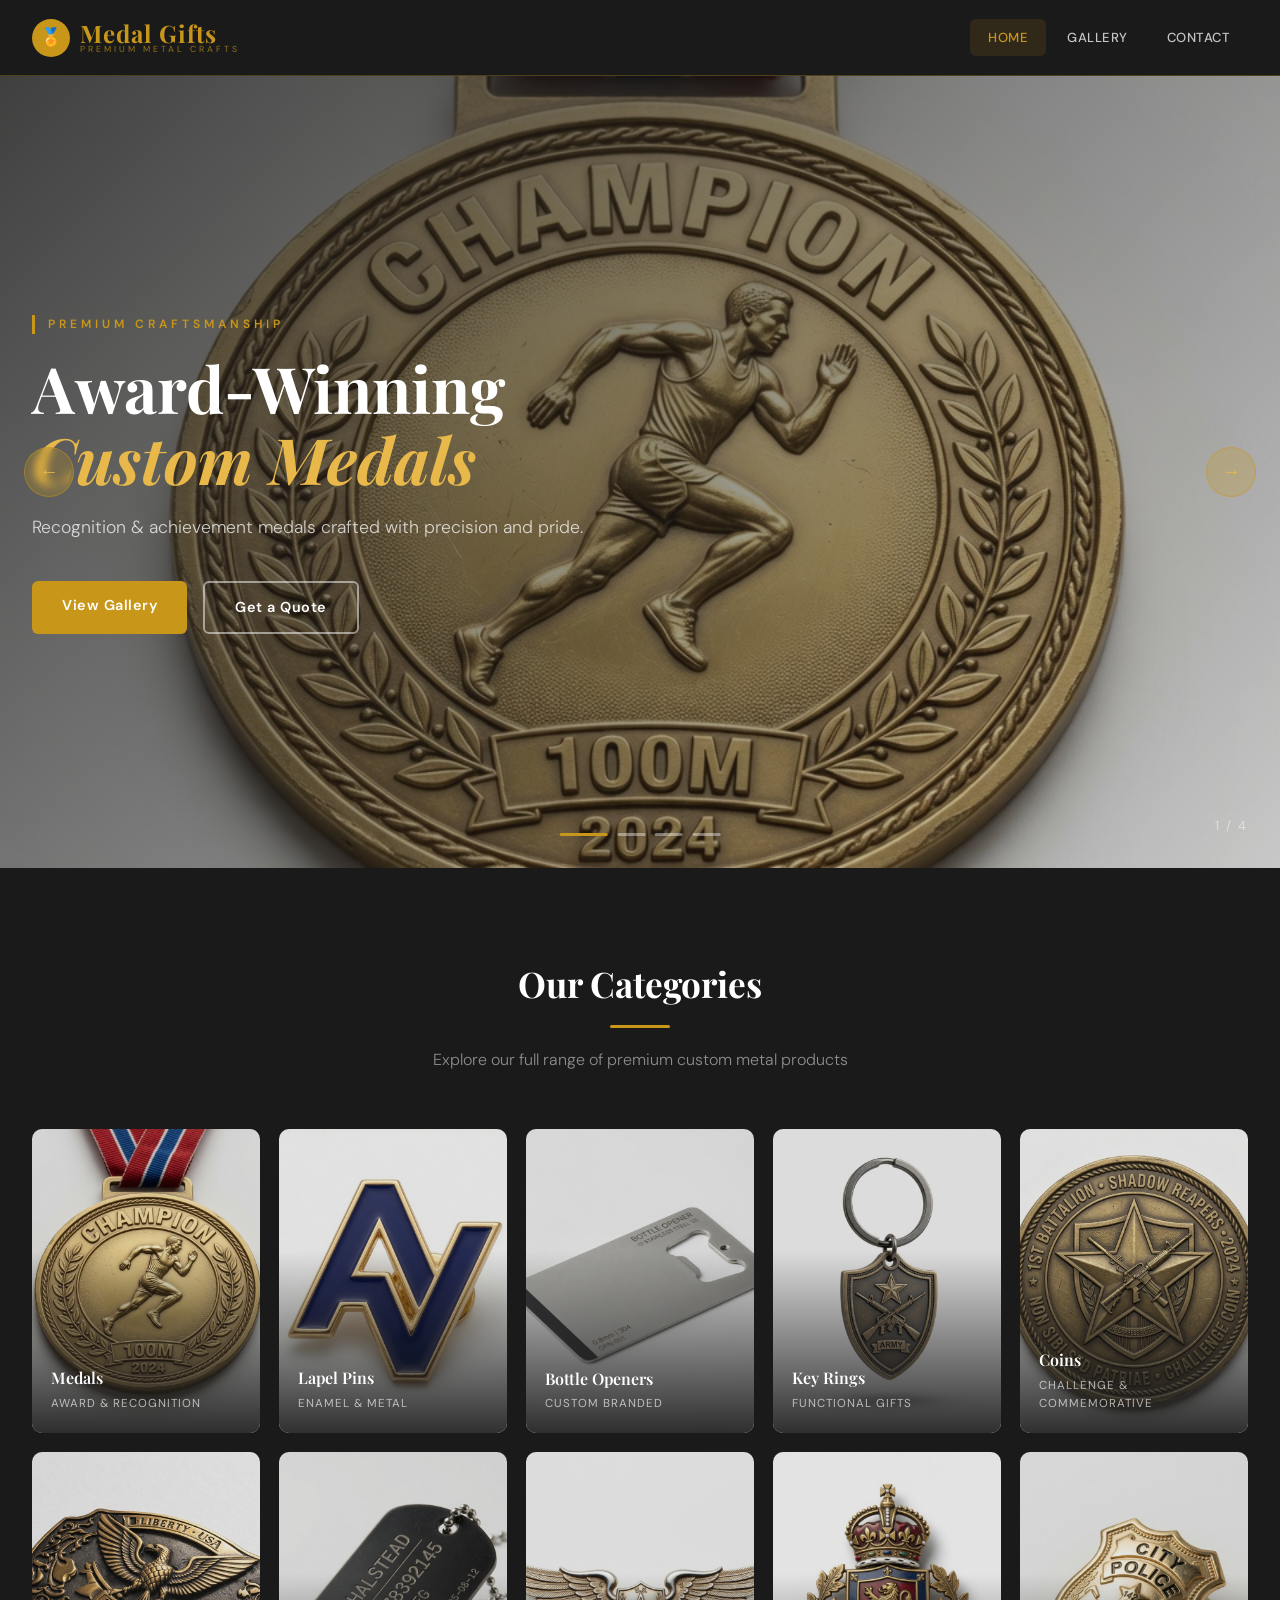
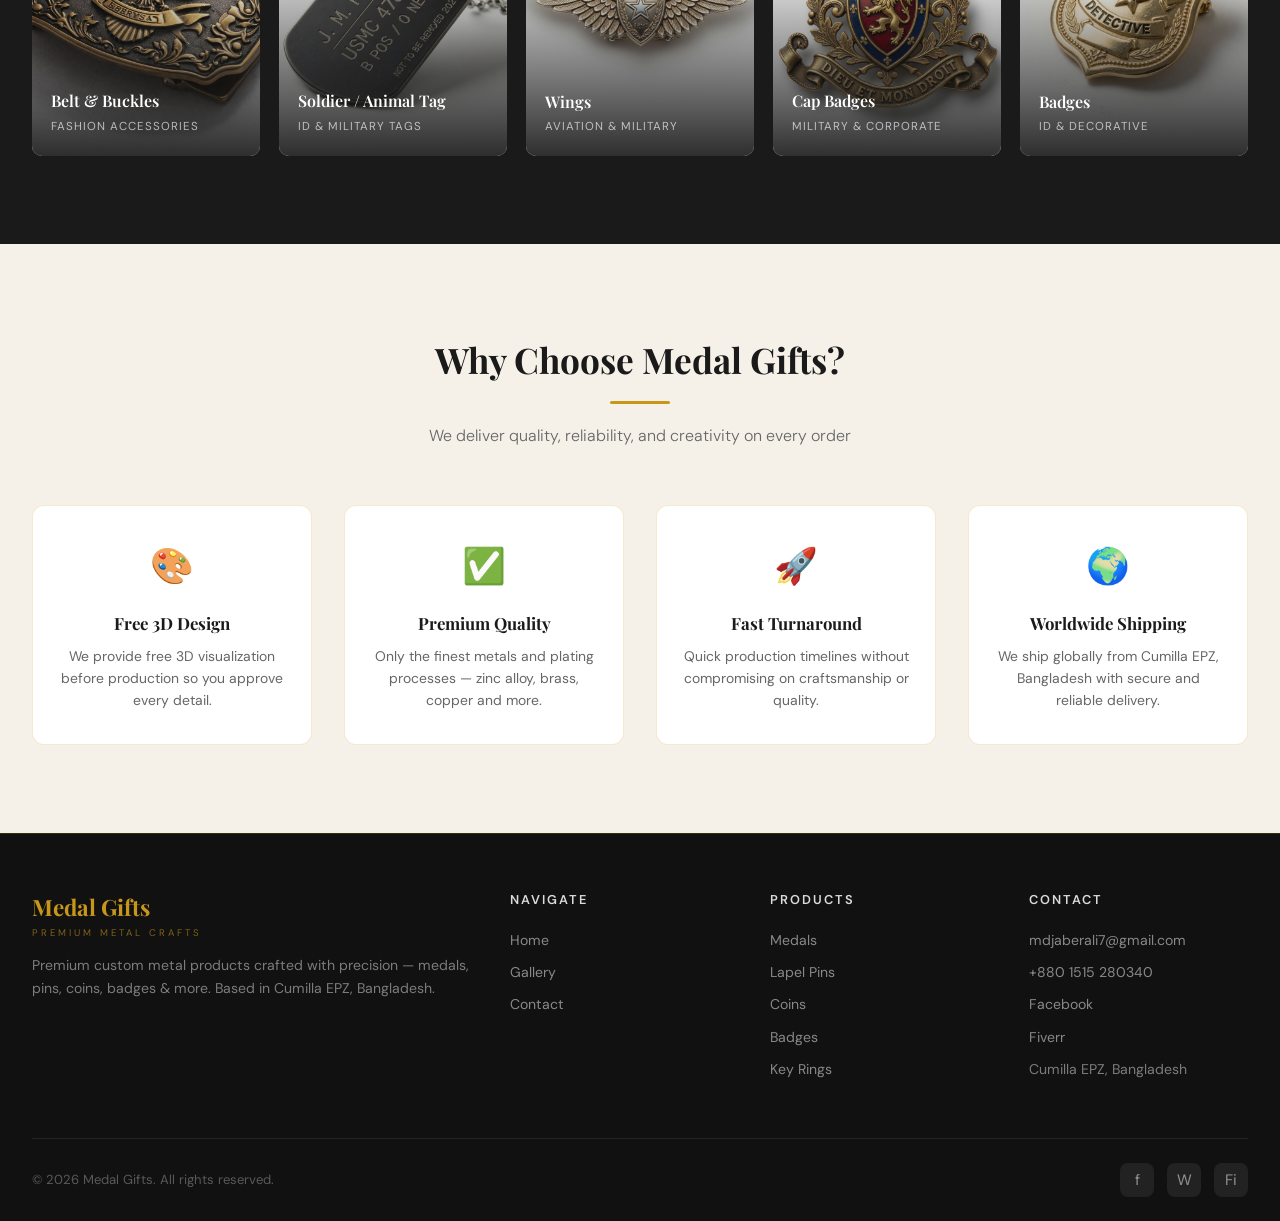
<file: index.html>
<!DOCTYPE html>
<html lang="en">
<head>
  <meta charset="UTF-8">
  <meta name="viewport" content="width=device-width, initial-scale=1.0">
  <meta name="description" content="Medal Gifts - Premium custom metal products. Medals, Lapel Pins, Coins, Badges, Key Rings, Bottle Openers, Belt Buckles, Wings, Cap Badges & More.">
  <title>Home | Medal Gifts</title>
  <link rel="stylesheet" href="style.css">
</head>
<body>

  <!-- Navbar -->
  <header class="navbar">
    <div class="nav-container">
      <a href="index.html" class="logo">
        <div class="logo-icon">🏅</div>
        <h1>Medal Gifts<span>Premium Metal Crafts</span></h1>
      </a>
      <nav class="nav-menu" id="nav-menu">
        <a href="index.html" class="nav-link active">Home</a>
        <a href="gallery.html" class="nav-link">Gallery</a>
        <a href="contact.html" class="nav-link">Contact</a>
      </nav>
      <button class="hamburger" id="hamburger" aria-label="Toggle menu">☰</button>
    </div>
  </header>

  <!-- Hero Slider -->
  <section class="hero-slider">
    <div class="slides" id="hero-slides">

      <div class="slide active">
        <img src="./assets/images/medal1.jpg" alt="Custom Medals">
        <div class="hero-overlay">
          <div class="hero-text-box">
            <div class="hero-text">
              <span class="hero-eyebrow">Premium Craftsmanship</span>
              <h1>Award-Winning<br><em>Custom Medals</em></h1>
              <p class="subtitle">Recognition & achievement medals crafted with precision and pride.</p>
              <div class="hero-buttons">
                <a href="gallery.html" class="btn btn-primary">View Gallery</a>
                <a href="contact.html" class="btn btn-secondary">Get a Quote</a>
              </div>
            </div>
          </div>
        </div>
      </div>

      <div class="slide">
        <img src="./assets/images/pin1.jpg" alt="Lapel Pins">
        <div class="hero-overlay">
          <div class="hero-text-box">
            <div class="hero-text">
              <span class="hero-eyebrow">Custom Design</span>
              <h1>Enamel &<br><em>Lapel Pins</em></h1>
              <p class="subtitle">Eye-catching pins that represent your brand, team, or cause.</p>
              <div class="hero-buttons">
                <a href="gallery.html?category=lapel-pin" class="btn btn-primary">See Pins</a>
                <a href="contact.html" class="btn btn-secondary">Get a Quote</a>
              </div>
            </div>
          </div>
        </div>
      </div>

      <div class="slide">
        <img src="./assets/images/coin1.jpg" alt="Challenge Coins">
        <div class="hero-overlay">
          <div class="hero-text-box">
            <div class="hero-text">
              <span class="hero-eyebrow">Collectible Quality</span>
              <h1>Challenge<br><em>Coins</em></h1>
              <p class="subtitle">Military, corporate, and commemorative coins with exquisite detail.</p>
              <div class="hero-buttons">
                <a href="gallery.html?category=coin" class="btn btn-primary">See Coins</a>
                <a href="contact.html" class="btn btn-secondary">Get a Quote</a>
              </div>
            </div>
          </div>
        </div>
      </div>

      <div class="slide">
        <img src="./assets/images/badge1.jpg" alt="Cap Badges">
        <div class="hero-overlay">
          <div class="hero-text-box">
            <div class="hero-text">
              <span class="hero-eyebrow">Professional Grade</span>
              <h1>Badges &<br><em>Insignia</em></h1>
              <p class="subtitle">Cap badges, military insignia, and custom identification badges.</p>
              <div class="hero-buttons">
                <a href="gallery.html?category=badge" class="btn btn-primary">See Badges</a>
                <a href="contact.html" class="btn btn-secondary">Get a Quote</a>
              </div>
            </div>
          </div>
        </div>
      </div>

    </div>

    <!-- Arrows -->
    <button class="slider-arrow prev" id="slide-prev">&#8592;</button>
    <button class="slider-arrow next" id="slide-next">&#8594;</button>

    <!-- Dots -->
    <div class="slider-dots" id="slider-dots"></div>

    <!-- Counter -->
    <div class="slide-counter" id="slide-counter">1 / 4</div>
  </section>

  <!-- Categories -->
  <section class="section categories-section">
    <div class="container">
      <h2 class="section-title">Our Categories</h2>
      <div class="gold-divider"></div>
      <p class="section-sub">Explore our full range of premium custom metal products</p>

      <div class="categories-grid">

        <a href="gallery.html?category=medal" class="category-card">
          <img src="./assets/images/medal1.jpg" alt="Medals">
          <div class="category-card-overlay">
            <h3>Medals</h3>
            <span>Award & Recognition</span>
          </div>
        </a>

        <a href="gallery.html?category=lapel-pin" class="category-card">
          <img src="./assets/images/pin1.jpg" alt="Lapel Pins">
          <div class="category-card-overlay">
            <h3>Lapel Pins</h3>
            <span>Enamel & Metal</span>
          </div>
        </a>

        <a href="gallery.html?category=bottle-opener" class="category-card">
          <img src="./assets/images/opener1.jpg" alt="Bottle Openers">
          <div class="category-card-overlay">
            <h3>Bottle Openers</h3>
            <span>Custom Branded</span>
          </div>
        </a>

        <a href="gallery.html?category=key-ring" class="category-card">
          <img src="./assets/images/ring1.jpg" alt="Key Rings">
          <div class="category-card-overlay">
            <h3>Key Rings</h3>
            <span>Functional Gifts</span>
          </div>
        </a>

        <a href="gallery.html?category=coin" class="category-card">
          <img src="./assets/images/coin1.jpg" alt="Coins">
          <div class="category-card-overlay">
            <h3>Coins</h3>
            <span>Challenge & Commemorative</span>
          </div>
        </a>

        <a href="gallery.html?category=belt-buckle" class="category-card">
          <img src="./assets/images/buckle1.jpg" alt="Belt & Buckles">
          <div class="category-card-overlay">
            <h3>Belt & Buckles</h3>
            <span>Fashion Accessories</span>
          </div>
        </a>

        <a href="gallery.html?category=tag" class="category-card">
          <img src="./assets/images/tag1.jpg" alt="Dog & Animal Tags">
          <div class="category-card-overlay">
            <h3>Soldier / Animal Tag</h3>
            <span>ID & Military Tags</span>
          </div>
        </a>

        <a href="gallery.html?category=wing" class="category-card">
          <img src="./assets/images/wing1.jpg" alt="Wings">
          <div class="category-card-overlay">
            <h3>Wings</h3>
            <span>Aviation & Military</span>
          </div>
        </a>

        <a href="gallery.html?category=cap-badge" class="category-card">
          <img src="./assets/images/cap1.jpg" alt="Cap Badges">
          <div class="category-card-overlay">
            <h3>Cap Badges</h3>
            <span>Military & Corporate</span>
          </div>
        </a>

        <a href="gallery.html?category=badge" class="category-card">
          <img src="./assets/images/badge1.jpg" alt="Badges">
          <div class="category-card-overlay">
            <h3>Badges</h3>
            <span>ID & Decorative</span>
          </div>
        </a>

      </div>
    </div>
  </section>

  <!-- Featured Work -->


  <!-- Why Us -->
  <section class="section features-section">
    <div class="container">
      <h2 class="section-title">Why Choose Medal Gifts?</h2>
      <div class="gold-divider"></div>
      <p class="section-sub">We deliver quality, reliability, and creativity on every order</p>
      <div class="features-grid">
        <div class="feature-item">
          <div class="feature-icon">🎨</div>
          <h3>Free 3D Design</h3>
          <p>We provide free 3D visualization before production so you approve every detail.</p>
        </div>
        <div class="feature-item">
          <div class="feature-icon">✅</div>
          <h3>Premium Quality</h3>
          <p>Only the finest metals and plating processes — zinc alloy, brass, copper and more.</p>
        </div>
        <div class="feature-item">
          <div class="feature-icon">🚀</div>
          <h3>Fast Turnaround</h3>
          <p>Quick production timelines without compromising on craftsmanship or quality.</p>
        </div>
        <div class="feature-item">
          <div class="feature-icon">🌍</div>
          <h3>Worldwide Shipping</h3>
          <p>We ship globally from Cumilla EPZ, Bangladesh with secure and reliable delivery.</p>
        </div>
      </div>
    </div>
  </section>

  <!-- Footer -->
  <footer class="footer">
    <div class="container">
      <div class="footer-grid">
        <div class="footer-col">
          <h3>Medal Gifts<span>Premium Metal Crafts</span></h3>
          <p>Premium custom metal products crafted with precision — medals, pins, coins, badges & more. Based in Cumilla EPZ, Bangladesh.</p>
        </div>
        <div class="footer-col">
          <h4>Navigate</h4>
          <a href="index.html">Home</a>
          <a href="gallery.html">Gallery</a>
          <a href="contact.html">Contact</a>
        </div>
        <div class="footer-col">
          <h4>Products</h4>
          <a href="gallery.html?category=medal">Medals</a>
          <a href="gallery.html?category=lapel-pin">Lapel Pins</a>
          <a href="gallery.html?category=coin">Coins</a>
          <a href="gallery.html?category=badge">Badges</a>
          <a href="gallery.html?category=key-ring">Key Rings</a>
        </div>
        <div class="footer-col">
          <h4>Contact</h4>
          <a href="mailto:mdjaberali7@gmail.com">mdjaberali7@gmail.com</a>
          <a href="https://wa.me/8801515280340" target="_blank">+880 1515 280340</a>
          <a href="https://fb.com/metalgifts" target="_blank">Facebook</a>
          <a href="https://www.fiverr.com/s/e6491gD" target="_blank">Fiverr</a>
          <p style="margin-top:0.5rem;">Cumilla EPZ, Bangladesh</p>
        </div>
      </div>
      <div class="footer-bottom">
        <p>&copy; 2026 Medal Gifts. All rights reserved.</p>
        <div class="footer-social">
          <a href="https://fb.com/metalgifts" target="_blank" title="Facebook">f</a>
          <a href="https://wa.me/8801515280340" target="_blank" title="WhatsApp">W</a>
          <a href="https://www.fiverr.com/s/e6491gD" target="_blank" title="Fiverr">Fi</a>
        </div>
      </div>
    </div>
  </footer>

  <script src="script.js"></script>
</body>
</html>
</file>
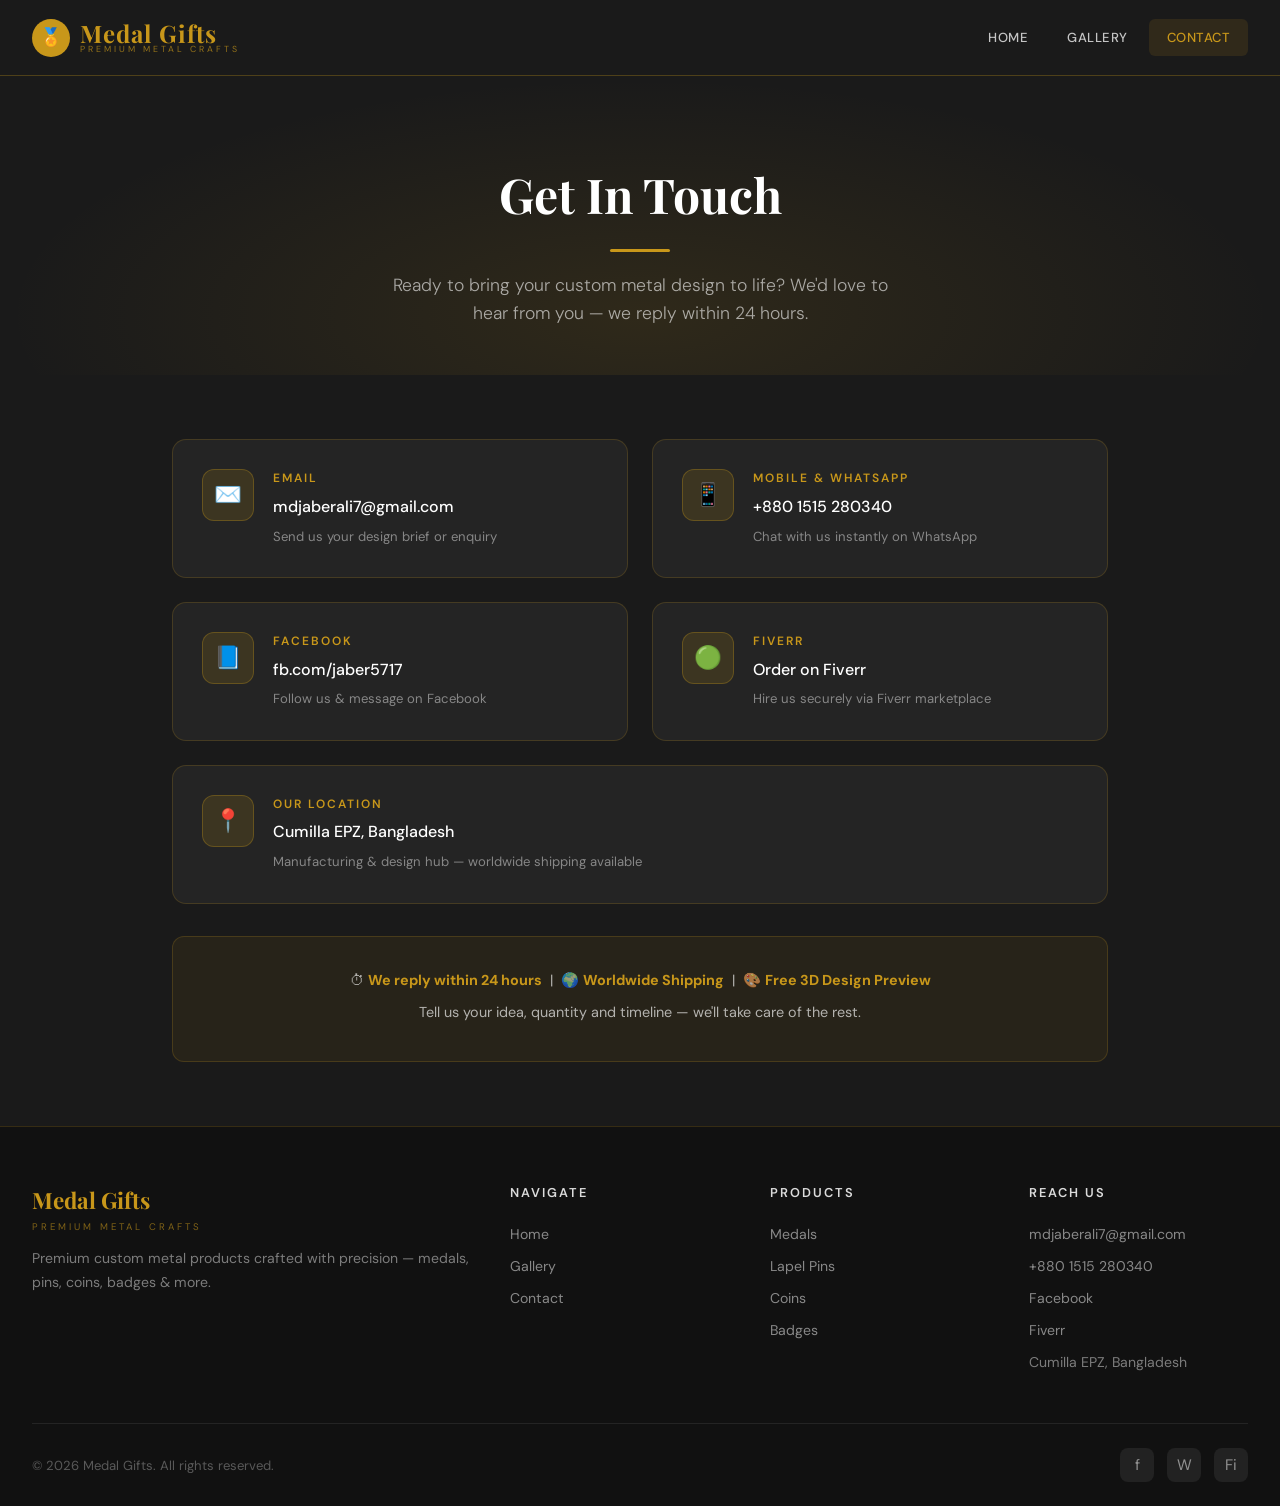
<file: contact.html>
<!DOCTYPE html>
<html lang="en">
<head>
  <meta charset="UTF-8">
  <meta name="viewport" content="width=device-width, initial-scale=1.0">
  <meta name="description" content="Contact Medal Gifts - Custom metal product inquiries. Email, WhatsApp, Facebook, Fiverr.">
  <title>Contact | Medal Gifts</title>
  <link rel="stylesheet" href="style.css">
</head>
<body>

  <!-- Navbar -->
  <header class="navbar">
    <div class="nav-container">
      <a href="index.html" class="logo">
        <div class="logo-icon">🏅</div>
        <h1>Medal Gifts<span>Premium Metal Crafts</span></h1>
      </a>
      <nav class="nav-menu" id="nav-menu">
        <a href="index.html" class="nav-link">Home</a>
        <a href="gallery.html" class="nav-link">Gallery</a>
        <a href="contact.html" class="nav-link active">Contact</a>
      </nav>
      <button class="hamburger" id="hamburger" aria-label="Toggle menu">☰</button>
    </div>
  </header>

  <main class="contact-page">

    <!-- Hero -->
    <div class="contact-hero">
      <h1>Get In Touch</h1>
      <div class="gold-divider"></div>
      <p>Ready to bring your custom metal design to life? We'd love to hear from you — we reply within 24 hours.</p>
    </div>

    <!-- Contact Cards -->
    <div class="contact-body">

      <div class="contact-grid">

        <!-- Email -->
        <a href="mailto:mdjaberali7@gmail.com" class="contact-card">
          <div class="contact-card-icon">✉️</div>
          <div class="contact-card-body">
            <h3>Email</h3>
            <p>mdjaberali7@gmail.com</p>
            <span>Send us your design brief or enquiry</span>
          </div>
        </a>

        <!-- Mobile / WhatsApp -->
        <a href="https://wa.me/8801515280340" target="_blank" class="contact-card">
          <div class="contact-card-icon">📱</div>
          <div class="contact-card-body">
            <h3>Mobile & WhatsApp</h3>
            <p>+880 1515 280340</p>
            <span>Chat with us instantly on WhatsApp</span>
          </div>
        </a>

        <!-- Facebook -->
        <a href="https://fb.com/jaber5717" target="_blank" class="contact-card">
          <div class="contact-card-icon">📘</div>
          <div class="contact-card-body">
            <h3>Facebook</h3>
            <p>fb.com/jaber5717</p>
            <span>Follow us & message on Facebook</span>
          </div>
        </a>

        <!-- Fiverr -->
        <a href="https://www.fiverr.com/s/e6491gD" target="_blank" class="contact-card">
          <div class="contact-card-icon">🟢</div>
          <div class="contact-card-body">
            <h3>Fiverr</h3>
            <p>Order on Fiverr</p>
            <span>Hire us securely via Fiverr marketplace</span>
          </div>
        </a>

        <!-- Address (full width) -->
        <div class="contact-card contact-full" style="cursor:default;">
          <div class="contact-card-icon">📍</div>
          <div class="contact-card-body">
            <h3>Our Location</h3>
            <p>Cumilla EPZ, Bangladesh</p>
            <span>Manufacturing & design hub — worldwide shipping available</span>
          </div>
        </div>

      </div>

      <div class="contact-note">
        <p>⏱ <strong>We reply within 24 hours</strong> &nbsp;|&nbsp; 🌍 <strong>Worldwide Shipping</strong> &nbsp;|&nbsp; 🎨 <strong>Free 3D Design Preview</strong></p>
        <p style="margin-top:0.6rem;">Tell us your idea, quantity and timeline — we'll take care of the rest.</p>
      </div>

    </div>
  </main>

  <!-- Footer -->
  <footer class="footer">
    <div class="container">
      <div class="footer-grid">
        <div class="footer-col">
          <h3>Medal Gifts<span>Premium Metal Crafts</span></h3>
          <p>Premium custom metal products crafted with precision — medals, pins, coins, badges & more.</p>
        </div>
        <div class="footer-col">
          <h4>Navigate</h4>
          <a href="index.html">Home</a>
          <a href="gallery.html">Gallery</a>
          <a href="contact.html">Contact</a>
        </div>
        <div class="footer-col">
          <h4>Products</h4>
          <a href="gallery.html?category=medal">Medals</a>
          <a href="gallery.html?category=lapel-pin">Lapel Pins</a>
          <a href="gallery.html?category=coin">Coins</a>
          <a href="gallery.html?category=badge">Badges</a>
        </div>
        <div class="footer-col">
          <h4>Reach Us</h4>
          <a href="mailto:mdjaberali7@gmail.com">mdjaberali7@gmail.com</a>
          <a href="https://wa.me/8801515280340" target="_blank">+880 1515 280340</a>
          <a href="https://fb.com/jaber5717" target="_blank">Facebook</a>
          <a href="https://www.fiverr.com/s/e6491gD" target="_blank">Fiverr</a>
          <p style="margin-top:0.5rem;">Cumilla EPZ, Bangladesh</p>
        </div>
      </div>
      <div class="footer-bottom">
        <p>&copy; 2026 Medal Gifts. All rights reserved.</p>
        <div class="footer-social">
          <a href="https://fb.com/jaber5717" target="_blank">f</a>
          <a href="https://wa.me/8801515280340" target="_blank">W</a>
          <a href="https://www.fiverr.com/s/e6491gD" target="_blank">Fi</a>
        </div>
      </div>
    </div>
  </footer>

  <script src="script.js"></script>
</body>
</html>
</file>
<file: style.css>
/* Medal Gifts - Premium Metal Design */
@import url('https://fonts.googleapis.com/css2?family=Playfair+Display:wght@400;600;700;900&family=DM+Sans:wght@300;400;500;600&display=swap');

:root {
  --gold: #C8971A;
  --gold-light: #e8b84b;
  --gold-dark: #9a7012;
  --charcoal: #1a1a1a;
  --charcoal-2: #242424;
  --charcoal-3: #2e2e2e;
  --off-white: #f5f0e8;
  --cream: #fdf9f2;
  --text: #1a1a1a;
  --text-muted: #666;
  --card-bg: #ffffff;
  --border: rgba(200,151,26,0.2);
}

* { margin: 0; padding: 0; box-sizing: border-box; }

body {
  font-family: 'DM Sans', sans-serif;
  background: var(--cream);
  color: var(--text);
  line-height: 1.6;
  overflow-x: hidden;
}

/* ============ NAVBAR ============ */
.navbar {
  background: var(--charcoal);
  position: sticky;
  top: 0;
  z-index: 1000;
  border-bottom: 1px solid rgba(200,151,26,0.3);
}

.nav-container {
  display: flex;
  align-items: center;
  justify-content: space-between;
  height: 75px;
  max-width: 1300px;
  margin: 0 auto;
  padding: 0 2rem;
}

.logo {
  text-decoration: none;
  display: flex;
  align-items: center;
  gap: 0.6rem;
}

.logo-icon {
  width: 38px;
  height: 38px;
  background: var(--gold);
  border-radius: 50%;
  display: flex;
  align-items: center;
  justify-content: center;
  font-size: 1.1rem;
}

.logo h1 {
  font-family: 'Playfair Display', serif;
  font-size: 1.5rem;
  font-weight: 700;
  color: var(--gold);
  letter-spacing: 1px;
  line-height: 1;
}

.logo span {
  display: block;
  font-family: 'DM Sans', sans-serif;
  font-size: 0.55rem;
  font-weight: 400;
  color: rgba(200,151,26,0.7);
  letter-spacing: 3px;
  text-transform: uppercase;
}

.nav-menu {
  display: flex;
  gap: 0.25rem;
  list-style: none;
}

.nav-link {
  text-decoration: none;
  color: rgba(255,255,255,0.75);
  font-weight: 500;
  font-size: 0.9rem;
  letter-spacing: 0.5px;
  padding: 0.5rem 1.1rem;
  border-radius: 6px;
  transition: all 0.25s ease;
  text-transform: uppercase;
  font-size: 0.82rem;
}

.nav-link:hover,
.nav-link.active {
  color: var(--gold);
  background: rgba(200,151,26,0.12);
}

.hamburger {
  display: none;
  font-size: 1.6rem;
  background: none;
  border: none;
  color: var(--gold);
  cursor: pointer;
}

/* ============ HERO SLIDER ============ */
.hero-slider {
  position: relative;
  width: 100%;
  height: 88vh;
  min-height: 560px;
  overflow: hidden;
  background: var(--charcoal);
}

.slides {
  width: 100%;
  height: 100%;
  position: relative;
}

.slide {
  position: absolute;
  inset: 0;
  opacity: 0;
  transition: opacity 1.2s ease;
}

.slide.active {
  opacity: 1;
}

.slide img {
  width: 100%;
  height: 100%;
  object-fit: cover;
  object-position: center;
}

.hero-overlay {
  position: absolute;
  inset: 0;
  background: linear-gradient(
    135deg,
    rgba(26,26,26,0.82) 0%,
    rgba(26,26,26,0.45) 55%,
    rgba(26,26,26,0.15) 100%
  );
  display: flex;
  align-items: center;
}

.hero-text-box {
  max-width: 1300px;
  margin: 0 auto;
  padding: 0 2rem;
  width: 100%;
}

.hero-text {
  max-width: 600px;
}

.hero-eyebrow {
  display: inline-block;
  font-size: 0.75rem;
  font-weight: 600;
  letter-spacing: 4px;
  text-transform: uppercase;
  color: var(--gold);
  margin-bottom: 1.2rem;
  border-left: 3px solid var(--gold);
  padding-left: 0.8rem;
}

.hero-text h1 {
  font-family: 'Playfair Display', serif;
  font-size: clamp(2.4rem, 5vw, 4rem);
  line-height: 1.1;
  color: #fff;
  margin-bottom: 1.2rem;
  font-weight: 700;
}

.hero-text h1 em {
  font-style: italic;
  color: var(--gold-light);
}

.hero-text .subtitle {
  font-size: 1.1rem;
  color: rgba(255,255,255,0.75);
  margin-bottom: 2.5rem;
  font-weight: 300;
}

.hero-buttons {
  display: flex;
  gap: 1rem;
  flex-wrap: wrap;
}

/* Slider arrows */
.slider-arrow {
  position: absolute;
  top: 50%;
  transform: translateY(-50%);
  background: rgba(200,151,26,0.25);
  border: 1px solid rgba(200,151,26,0.5);
  color: var(--gold-light);
  width: 50px;
  height: 50px;
  border-radius: 50%;
  display: flex;
  align-items: center;
  justify-content: center;
  cursor: pointer;
  font-size: 1.2rem;
  z-index: 10;
  transition: all 0.3s;
  backdrop-filter: blur(4px);
}
.slider-arrow:hover { background: var(--gold); color: #fff; }
.slider-arrow.prev { left: 1.5rem; }
.slider-arrow.next { right: 1.5rem; }

/* Dots */
.slider-dots {
  position: absolute;
  bottom: 2rem;
  left: 50%;
  transform: translateX(-50%);
  display: flex;
  gap: 0.6rem;
  z-index: 10;
}

.dot {
  width: 28px;
  height: 3px;
  background: rgba(255,255,255,0.4);
  border-radius: 2px;
  cursor: pointer;
  transition: all 0.3s;
}

.dot.active {
  background: var(--gold);
  width: 48px;
}

/* Slide counter */
.slide-counter {
  position: absolute;
  bottom: 2rem;
  right: 2rem;
  color: rgba(255,255,255,0.5);
  font-size: 0.8rem;
  letter-spacing: 2px;
  z-index: 10;
}

/* ============ BUTTONS ============ */
.btn {
  padding: 13px 30px;
  border-radius: 6px;
  font-weight: 600;
  font-size: 0.9rem;
  text-decoration: none;
  display: inline-block;
  transition: all 0.3s ease;
  text-align: center;
  letter-spacing: 0.5px;
  cursor: pointer;
  border: none;
}

.btn-primary {
  background: var(--gold);
  color: #fff;
}

.btn-primary:hover {
  background: var(--gold-light);
  transform: translateY(-2px);
  box-shadow: 0 8px 20px rgba(200,151,26,0.3);
}

.btn-secondary {
  background: transparent;
  border: 2px solid rgba(255,255,255,0.5);
  color: #fff;
}

.btn-secondary:hover {
  background: rgba(255,255,255,0.12);
  border-color: #fff;
}

.btn-outline {
  background: transparent;
  border: 2px solid var(--gold);
  color: var(--gold);
}

.btn-outline:hover {
  background: var(--gold);
  color: #fff;
}

/* ============ SECTIONS ============ */
.section {
  padding: 5.5rem 0;
}

.container {
  max-width: 1300px;
  margin: 0 auto;
  padding: 0 2rem;
}

.section-title {
  font-family: 'Playfair Display', serif;
  font-size: 2.2rem;
  font-weight: 700;
  text-align: center;
  color: var(--charcoal);
  margin-bottom: 0.6rem;
}

.section-sub {
  text-align: center;
  color: var(--text-muted);
  font-size: 1rem;
  margin-bottom: 3.5rem;
  font-weight: 300;
}

.gold-divider {
  width: 60px;
  height: 3px;
  background: var(--gold);
  margin: 0.8rem auto 1.2rem;
  border-radius: 2px;
}

/* ============ CATEGORIES ============ */
.categories-section {
  background: var(--charcoal);
}

.categories-section .section-title {
  color: #fff;
}

.categories-section .section-sub {
  color: rgba(255,255,255,0.5);
}

.categories-grid {
  display: grid;
  grid-template-columns: repeat(5, 1fr);
  gap: 1.2rem;
}

@media (max-width: 1100px) {
  .categories-grid { grid-template-columns: repeat(3, 1fr); }
}
@media (max-width: 700px) {
  .categories-grid { grid-template-columns: repeat(2, 1fr); }
}

.category-card {
  position: relative;
  border-radius: 10px;
  overflow: hidden;
  text-decoration: none;
  aspect-ratio: 3/4;
  display: block;
  group: true;
}

.category-card img {
  width: 100%;
  height: 100%;
  object-fit: cover;
  transition: transform 0.5s ease;
}

.category-card:hover img {
  transform: scale(1.08);
}

.category-card-overlay {
  position: absolute;
  inset: 0;
  background: linear-gradient(to top, rgba(26,26,26,0.9) 0%, rgba(26,26,26,0.1) 60%);
  display: flex;
  flex-direction: column;
  justify-content: flex-end;
  padding: 1.2rem;
  transition: background 0.3s;
}

.category-card:hover .category-card-overlay {
  background: linear-gradient(to top, rgba(200,151,26,0.7) 0%, rgba(26,26,26,0.2) 60%);
}

.category-card-overlay h3 {
  color: #fff;
  font-family: 'Playfair Display', serif;
  font-size: 1rem;
  font-weight: 600;
  margin-bottom: 0.25rem;
}

.category-card-overlay span {
  font-size: 0.72rem;
  color: rgba(255,255,255,0.65);
  letter-spacing: 1px;
  text-transform: uppercase;
}

/* ============ PRODUCT CARDS ============ */
.featured-section {
  background: var(--cream);
}

.product-grid {
  display: grid;
  grid-template-columns: repeat(auto-fill, minmax(260px, 1fr));
  gap: 1.8rem;
}

.featured-grid {
  display: grid;
  grid-template-columns: repeat(3, 1fr);
  gap: 1.8rem;
}

@media (max-width: 900px) {
  .featured-grid { grid-template-columns: repeat(2, 1fr); }
}
@media (max-width: 560px) {
  .featured-grid { grid-template-columns: 1fr; }
}

.product-card {
  background: #fff;
  border-radius: 12px;
  overflow: hidden;
  box-shadow: 0 4px 16px rgba(0,0,0,0.06);
  transition: all 0.35s ease;
  cursor: pointer;
  border: 1px solid rgba(0,0,0,0.04);
}

.product-card:hover {
  transform: translateY(-6px);
  box-shadow: 0 16px 40px rgba(0,0,0,0.12);
}

.product-image {
  width: 100%;
  aspect-ratio: 1 / 1;
  object-fit: cover;
  transition: transform 0.5s ease;
}

.product-card:hover .product-image {
  transform: scale(1.04);
}

.card-info {
  padding: 1.1rem 1.25rem;
  display: flex;
  align-items: center;
  justify-content: space-between;
}

.card-info h3 {
  font-size: 0.95rem;
  font-weight: 600;
  color: var(--charcoal);
}

.category-label {
  font-size: 0.7rem;
  font-weight: 600;
  color: var(--gold-dark);
  background: rgba(200,151,26,0.1);
  padding: 3px 10px;
  border-radius: 20px;
  text-transform: uppercase;
  letter-spacing: 0.5px;
  white-space: nowrap;
}

.text-center { text-align: center; }
.mt-3 { margin-top: 3rem; }

/* ============ WHY US / FEATURES ============ */
.features-section {
  background: var(--off-white);
}

.features-grid {
  display: grid;
  grid-template-columns: repeat(4, 1fr);
  gap: 2rem;
}

@media (max-width: 900px) {
  .features-grid { grid-template-columns: repeat(2, 1fr); }
}
@media (max-width: 500px) {
  .features-grid { grid-template-columns: 1fr; }
}

.feature-item {
  text-align: center;
  padding: 2rem 1.5rem;
  background: #fff;
  border-radius: 12px;
  border: 1px solid var(--border);
}

.feature-icon {
  font-size: 2.2rem;
  margin-bottom: 1rem;
}

.feature-item h3 {
  font-family: 'Playfair Display', serif;
  font-size: 1.05rem;
  margin-bottom: 0.5rem;
  color: var(--charcoal);
}

.feature-item p {
  font-size: 0.87rem;
  color: var(--text-muted);
  line-height: 1.6;
}

/* ============ GALLERY PAGE ============ */
.gallery-page {
  min-height: 80vh;
  padding: 4rem 0;
  background: var(--cream);
}

.page-hero {
  background: var(--charcoal);
  padding: 4rem 2rem;
  text-align: center;
  border-bottom: 1px solid rgba(200,151,26,0.3);
}

.page-hero h1 {
  font-family: 'Playfair Display', serif;
  font-size: 2.8rem;
  color: #fff;
  margin-bottom: 0.5rem;
}

.page-hero p {
  color: rgba(255,255,255,0.6);
  font-size: 1rem;
  font-weight: 300;
}

.page-title {
  font-family: 'Playfair Display', serif;
  font-size: 2.2rem;
  font-weight: 700;
  margin-bottom: 0.5rem;
  color: var(--charcoal);
}

/* Filter bar */
.filter-bar {
  display: flex;
  gap: 0.6rem;
  flex-wrap: wrap;
  margin-bottom: 2.5rem;
  padding-top: 2.5rem;
  justify-content: center;
}

.filter-btn {
  padding: 8px 20px;
  border: 2px solid var(--border);
  border-radius: 30px;
  background: #fff;
  font-size: 0.85rem;
  font-weight: 500;
  cursor: pointer;
  color: var(--text-muted);
  transition: all 0.25s;
  font-family: 'DM Sans', sans-serif;
}

.filter-btn:hover {
  border-color: var(--gold);
  color: var(--gold);
}

.filter-btn.active {
  background: var(--gold);
  border-color: var(--gold);
  color: #fff;
}

/* Pagination */
.pagination {
  display: flex;
  justify-content: center;
  gap: 0.5rem;
  margin-top: 3rem;
}

.pagination button {
  padding: 8px 16px;
  border: 2px solid var(--border);
  background: #fff;
  border-radius: 8px;
  cursor: pointer;
  font-family: 'DM Sans', sans-serif;
  font-size: 0.9rem;
  font-weight: 500;
  color: var(--text-muted);
  transition: all 0.2s;
}

.pagination button:hover:not(:disabled) {
  border-color: var(--gold);
  color: var(--gold);
}

.pagination button.active {
  background: var(--gold);
  border-color: var(--gold);
  color: #fff;
}

.pagination button:disabled {
  opacity: 0.4;
  cursor: not-allowed;
}

/* ============ MODAL ============ */
.modal {
  position: fixed;
  inset: 0;
  background: rgba(0,0,0,0.85);
  z-index: 2000;
  display: none;
  align-items: center;
  justify-content: center;
  padding: 2rem;
  backdrop-filter: blur(6px);
}

.modal.active { display: flex; }

.modal-content {
  background: #fff;
  border-radius: 16px;
  overflow: hidden;
  max-width: 800px;
  width: 100%;
  display: grid;
  grid-template-columns: 1fr 1fr;
  position: relative;
  max-height: 90vh;
}

@media (max-width: 600px) {
  .modal-content { grid-template-columns: 1fr; }
}

.modal-close {
  position: absolute;
  top: 1rem;
  right: 1rem;
  width: 36px;
  height: 36px;
  background: rgba(0,0,0,0.15);
  border-radius: 50%;
  display: flex;
  align-items: center;
  justify-content: center;
  cursor: pointer;
  font-size: 1.2rem;
  color: #fff;
  z-index: 10;
  transition: background 0.2s;
  line-height: 1;
}

.modal-close:hover { background: rgba(0,0,0,0.4); }

.modal-image {
  width: 100%;
  height: 100%;
  object-fit: cover;
  min-height: 300px;
}

.modal-info {
  padding: 2.5rem;
  display: flex;
  flex-direction: column;
  justify-content: center;
}

.modal-info h2 {
  font-family: 'Playfair Display', serif;
  font-size: 1.6rem;
  margin-bottom: 0.8rem;
}

.modal-info p {
  color: var(--text-muted);
  font-size: 0.95rem;
  margin-top: 1rem;
  line-height: 1.7;
}

/* ============ CONTACT PAGE ============ */
.contact-page {
  background: var(--charcoal);
  min-height: 100vh;
  padding: 0;
}

.contact-hero {
  background: var(--charcoal);
  padding: 5rem 2rem 3rem;
  text-align: center;
  position: relative;
  overflow: hidden;
}

.contact-hero::before {
  content: '';
  position: absolute;
  inset: 0;
  background: radial-gradient(ellipse at 50% 80%, rgba(200,151,26,0.12) 0%, transparent 70%);
}

.contact-hero h1 {
  font-family: 'Playfair Display', serif;
  font-size: 3rem;
  color: #fff;
  margin-bottom: 1rem;
  position: relative;
}

.contact-hero p {
  color: rgba(255,255,255,0.6);
  font-size: 1.1rem;
  max-width: 500px;
  margin: 0 auto;
  font-weight: 300;
  position: relative;
}

.contact-body {
  padding: 4rem 2rem;
  max-width: 1000px;
  margin: 0 auto;
}

.contact-grid {
  display: grid;
  grid-template-columns: 1fr 1fr;
  gap: 1.5rem;
  margin-bottom: 2rem;
}

@media (max-width: 700px) {
  .contact-grid { grid-template-columns: 1fr; }
}

.contact-card {
  display: flex;
  align-items: flex-start;
  gap: 1.2rem;
  background: var(--charcoal-2);
  border: 1px solid rgba(200,151,26,0.2);
  border-radius: 14px;
  padding: 1.8rem;
  text-decoration: none;
  transition: all 0.3s ease;
}

.contact-card:hover {
  border-color: var(--gold);
  background: var(--charcoal-3);
  transform: translateY(-3px);
  box-shadow: 0 12px 30px rgba(0,0,0,0.3);
}

.contact-card-icon {
  width: 52px;
  height: 52px;
  border-radius: 12px;
  background: rgba(200,151,26,0.15);
  border: 1px solid rgba(200,151,26,0.3);
  display: flex;
  align-items: center;
  justify-content: center;
  font-size: 1.4rem;
  flex-shrink: 0;
  transition: all 0.3s;
}

.contact-card:hover .contact-card-icon {
  background: var(--gold);
}

.contact-card-body h3 {
  font-size: 0.75rem;
  font-weight: 600;
  letter-spacing: 2px;
  text-transform: uppercase;
  color: var(--gold);
  margin-bottom: 0.35rem;
}

.contact-card-body p {
  color: #fff;
  font-size: 1rem;
  font-weight: 500;
  margin-bottom: 0.2rem;
}

.contact-card-body span {
  color: rgba(255,255,255,0.45);
  font-size: 0.82rem;
}

.contact-full {
  grid-column: 1 / -1;
}

.contact-note {
  text-align: center;
  padding: 2rem;
  background: rgba(200,151,26,0.08);
  border: 1px solid rgba(200,151,26,0.2);
  border-radius: 12px;
  margin-top: 1.5rem;
}

.contact-note p {
  color: rgba(255,255,255,0.65);
  font-size: 0.9rem;
  margin-bottom: 0.3rem;
}

.contact-note strong {
  color: var(--gold);
}

/* ============ FOOTER ============ */
.footer {
  background: #111;
  border-top: 1px solid rgba(200,151,26,0.2);
  padding: 3.5rem 0 1.5rem;
}

.footer-grid {
  display: grid;
  grid-template-columns: 2fr 1fr 1fr 1fr;
  gap: 2.5rem;
  margin-bottom: 3rem;
}

@media (max-width: 900px) {
  .footer-grid { grid-template-columns: 1fr 1fr; }
}
@media (max-width: 500px) {
  .footer-grid { grid-template-columns: 1fr; }
}

.footer-col h3 {
  font-family: 'Playfair Display', serif;
  color: var(--gold);
  font-size: 1.4rem;
  margin-bottom: 0.8rem;
}

.footer-col h3 span {
  display: block;
  font-family: 'DM Sans', sans-serif;
  font-size: 0.6rem;
  font-weight: 400;
  color: rgba(200,151,26,0.6);
  letter-spacing: 3px;
  text-transform: uppercase;
}

.footer-col h4 {
  color: rgba(255,255,255,0.85);
  font-size: 0.8rem;
  font-weight: 600;
  letter-spacing: 2px;
  text-transform: uppercase;
  margin-bottom: 1.2rem;
}

.footer-col p {
  color: rgba(255,255,255,0.45);
  font-size: 0.88rem;
  line-height: 1.7;
}

.footer-col a {
  display: block;
  color: rgba(255,255,255,0.5);
  text-decoration: none;
  font-size: 0.88rem;
  margin-bottom: 0.6rem;
  transition: color 0.2s;
}

.footer-col a:hover {
  color: var(--gold);
}

.footer-bottom {
  border-top: 1px solid rgba(255,255,255,0.08);
  padding-top: 1.5rem;
  display: flex;
  align-items: center;
  justify-content: space-between;
}

.footer-bottom p {
  color: rgba(255,255,255,0.3);
  font-size: 0.82rem;
}

.footer-social {
  display: flex;
  gap: 0.8rem;
}

.footer-social a {
  width: 34px;
  height: 34px;
  background: rgba(255,255,255,0.07);
  border-radius: 8px;
  display: flex;
  align-items: center;
  justify-content: center;
  color: rgba(255,255,255,0.5);
  text-decoration: none;
  font-size: 0.95rem;
  transition: all 0.2s;
}

.footer-social a:hover {
  background: var(--gold);
  color: #fff;
}

/* ============ MOBILE ============ */
@media (max-width: 768px) {
  .hamburger { display: block; }

  .nav-menu {
    display: none;
    position: fixed;
    top: 75px;
    left: 0;
    right: 0;
    background: var(--charcoal);
    flex-direction: column;
    padding: 1.5rem;
    border-bottom: 1px solid rgba(200,151,26,0.3);
    gap: 0.25rem;
  }

  .nav-menu.active { display: flex; }

  .hero-slider { height: 75vh; }

  .hero-text h1 { font-size: 2rem; }

  .slider-arrow { display: none; }

  .contact-grid { grid-template-columns: 1fr; }

  .modal-content { grid-template-columns: 1fr; }

  .footer-grid { grid-template-columns: 1fr 1fr; }
  .footer-bottom { flex-direction: column; gap: 1rem; text-align: center; }
}

/* ============ ANIMATIONS ============ */
@keyframes fadeUp {
  from { opacity: 0; transform: translateY(24px); }
  to { opacity: 1; transform: translateY(0); }
}

.hero-text > * {
  animation: fadeUp 0.7s ease both;
}
.hero-text .hero-eyebrow { animation-delay: 0.1s; }
.hero-text h1 { animation-delay: 0.25s; }
.hero-text .subtitle { animation-delay: 0.4s; }
.hero-text .hero-buttons { animation-delay: 0.55s; }
</file>
